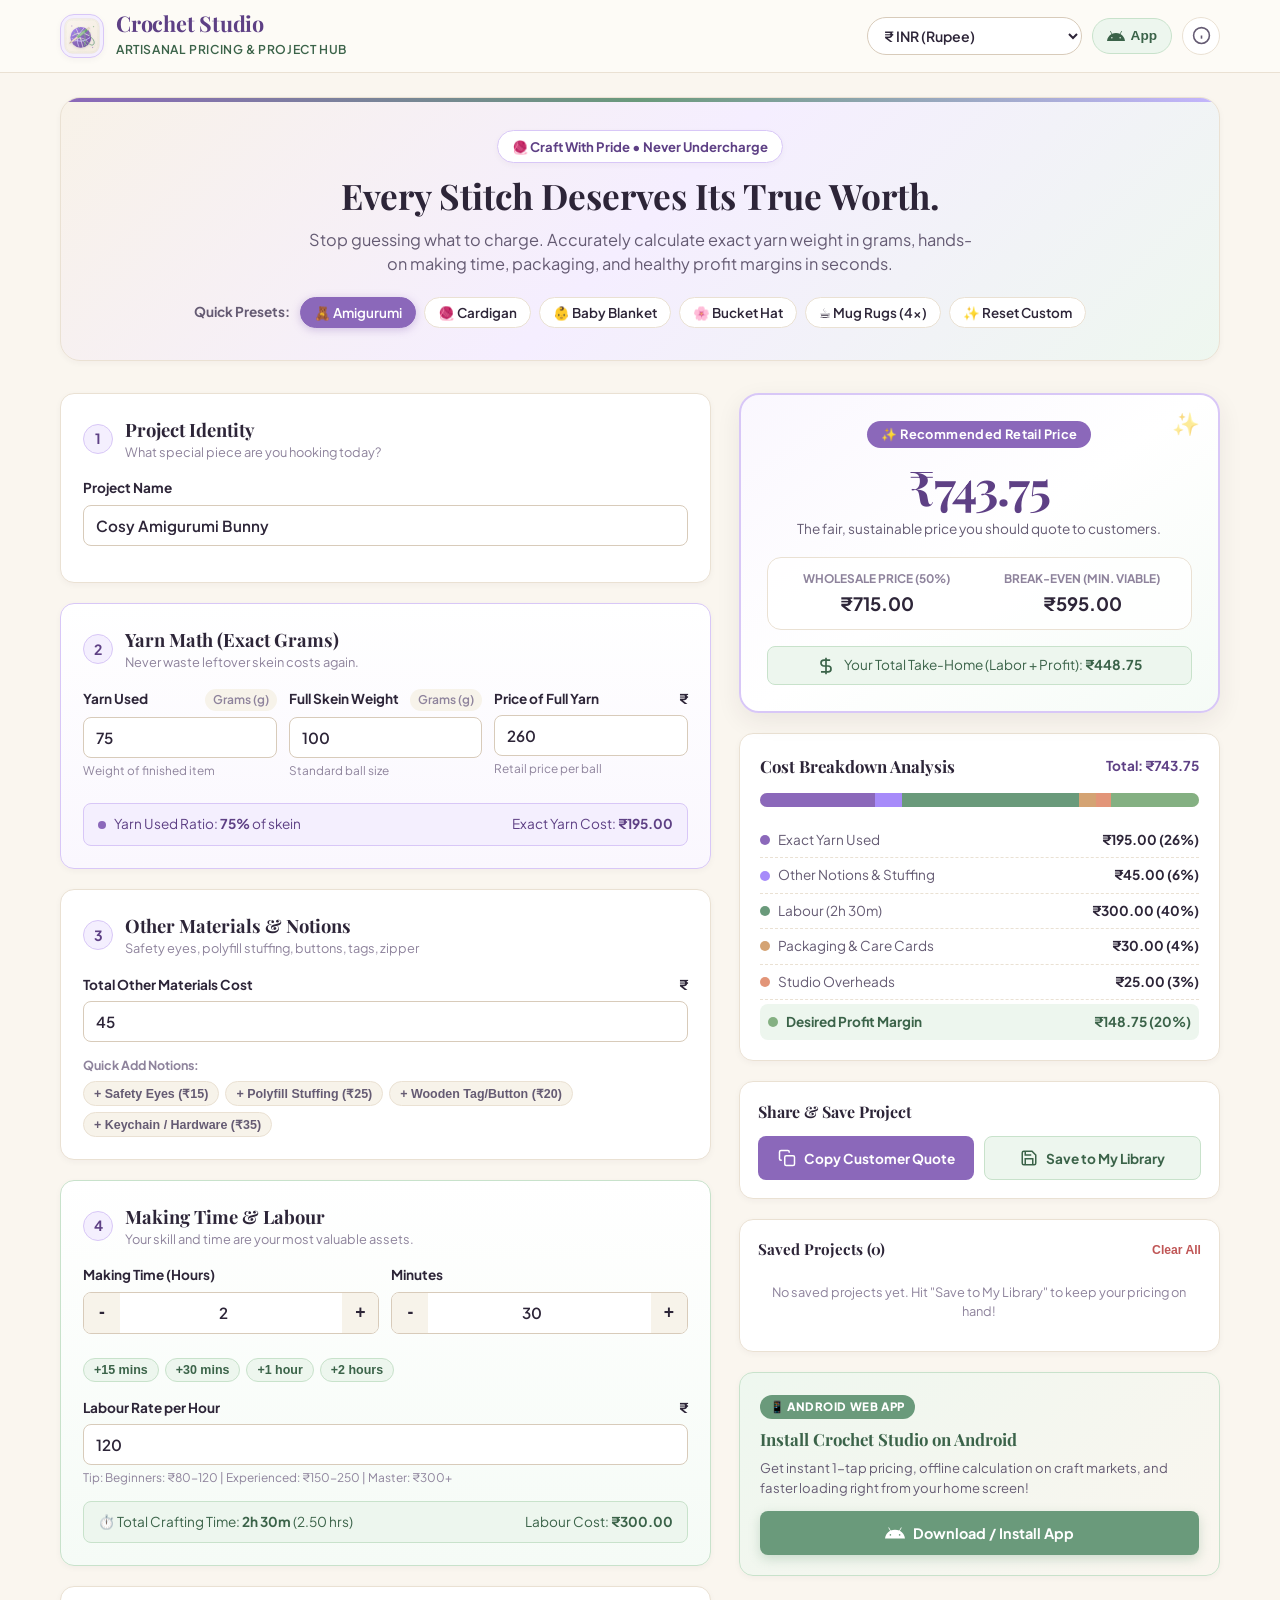
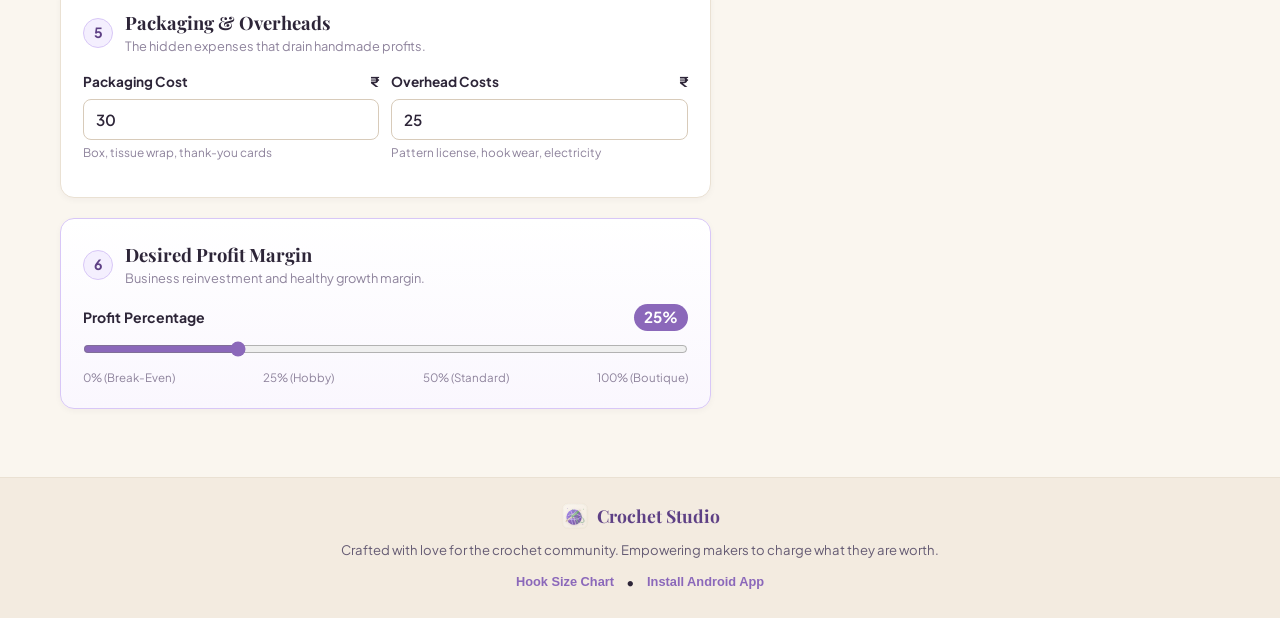
<file: index.html>
<!DOCTYPE html>
<html lang="en">
<head>
  <meta charset="UTF-8">
  <meta name="viewport" content="width=device-width, initial-scale=1.0, maximum-scale=1.0, user-scalable=no">
  <title>Crochet Studio & Pricing Calculator | The Solution Every Crafter Needs</title>
  <meta name="description" content="Stop undercharging for your handmade creations! Calculate yarn in grams, labor hours & minutes, overheads, packaging, and desired profit with ease.">
  <meta name="theme-color" content="#8B68BA">
  <meta name="mobile-web-app-capable" content="yes">
  <meta name="apple-mobile-web-app-status-bar-style" content="default">
  <meta name="apple-mobile-web-app-title" content="Crochet Studio">
  
  <!-- Favicons and PWA Manifest -->
  <link rel="icon" type="image/svg+xml" href="./icon.svg">
  <link rel="apple-touch-icon" href="./icon-192.png">
  <link rel="manifest" href="./manifest.json">

  <!-- Google Fonts: Plus Jakarta Sans & Playfair Display -->
  <link rel="preconnect" href="https://fonts.googleapis.com">
  <link rel="preconnect" href="https://fonts.gstatic.com" crossorigin>
  <link href="https://fonts.googleapis.com/css2?family=Playfair+Display:ital,wght@0,500;0,600;0,700;1,400&family=Plus+Jakarta+Sans:wght@400;500;600;700&display=swap" rel="stylesheet">
  
  <link rel="stylesheet" href="./style.css">
</head>
<body>

  <!-- Top Navigation & Utility Bar -->
  <header class="app-header">
    <div class="header-container">
      <div class="brand">
        <div class="brand-icon">
          <img src="./icon.svg" alt="Crochet Studio Logo" width="38" height="38">
        </div>
        <div class="brand-text">
          <h1>Crochet Studio</h1>
          <span class="tagline">Artisanal Pricing & Project Hub</span>
        </div>
      </div>

      <div class="header-actions">
        <!-- Currency Selector -->
        <div class="currency-wrapper">
          <label for="currencySelect" class="sr-only">Currency</label>
          <select id="currencySelect" title="Select Currency">
            <option value="₹">₹ INR (Rupee)</option>
            <option value="$">$ USD (Dollar)</option>
            <option value="€">€ EUR (Euro)</option>
            <option value="£">£ GBP (Pound)</option>
            <option value="C$">C$ CAD (Canadian Dollar)</option>
            <option value="A$">A$ AUD (Australian Dollar)</option>
          </select>
        </div>

        <!-- Android App Install Trigger -->
        <button id="androidInstallNavBtn" class="btn-android-header" title="Install Android App">
          <svg width="18" height="18" viewBox="0 0 24 24" fill="currentColor">
            <path d="M17.523 15.3414c-.5511 0-.9993-.4486-.9993-.9997s.4482-.9993.9993-.9993c.551 0 .9993.4482.9993.9993s-.4483.9997-.9993.9997m-11.046 0c-.5511 0-.9993-.4486-.9993-.9997s.4482-.9993.9993-.9993c.5511 0 .9993.4482.9993.9993s-.4482.9997-.9993.9997m11.4045-6.02l1.9973-3.4592a.416.416 0 00-.1521-.5676.416.416 0 00-.5676.1521l-2.0223 3.503C15.5802 8.403 13.8405 8.125 12 8.125c-1.8405 0-3.5802.278-5.1368.8247L4.8409 5.4467a.4161.4161 0 00-.5677-.1521.4157.4157 0 00-.1521.5676l1.9973 3.4592C2.6889 11.1867.3432 14.6589 0 18.7495h24c-.3432-4.0906-2.6889-7.5628-6.1185-9.4281"/>
          </svg>
          <span>App</span>
        </button>

        <!-- Hook Reference Guide Modal Button -->
        <button id="openHookGuideBtn" class="btn-icon" title="Hook & Yarn Size Guide">
          <svg width="19" height="19" viewBox="0 0 24 24" fill="none" stroke="currentColor" stroke-width="2">
            <circle cx="12" cy="12" r="10"></circle>
            <path d="M12 16v-4"></path>
            <path d="M12 8h.01"></path>
          </svg>
        </button>
      </div>
    </div>
  </header>

  <!-- Main Container -->
  <main class="main-content">
    
    <!-- Hero Banner with Emotional Hook for Crafters -->
    <section class="hero-banner">
      <div class="hero-pill">🧶 Craft With Pride &bull; Never Undercharge</div>
      <h2>Every Stitch Deserves Its True Worth.</h2>
      <p>Stop guessing what to charge. Accurately calculate exact yarn weight in grams, hands-on making time, packaging, and healthy profit margins in seconds.</p>
      
      <!-- Preset Quick Fill Pills -->
      <div class="presets-container">
        <span class="presets-label">Quick Presets:</span>
        <div class="preset-chips">
          <button class="preset-chip active" data-preset="amigurumi">🧸 Amigurumi</button>
          <button class="preset-chip" data-preset="cardigan">🧶 Cardigan</button>
          <button class="preset-chip" data-preset="blanket">👶 Baby Blanket</button>
          <button class="preset-chip" data-preset="hat">🌸 Bucket Hat</button>
          <button class="preset-chip" data-preset="coasters">☕ Mug Rugs (4x)</button>
          <button class="preset-chip" data-preset="custom">✨ Reset Custom</button>
        </div>
      </div>
    </section>

    <!-- Studio Grid: Left Inputs, Right Live Results -->
    <div class="studio-grid">
      
      <!-- Left Column: Inputs Form -->
      <section class="calculator-form">

        <!-- Project Details Card -->
        <div class="form-card">
          <div class="card-header">
            <span class="step-num">1</span>
            <div>
              <h3>Project Identity</h3>
              <p class="card-sub">What special piece are you hooking today?</p>
            </div>
          </div>
          <div class="input-group">
            <label for="projectName">Project Name</label>
            <input type="text" id="projectName" value="Cosy Amigurumi Bunny" placeholder="e.g., Floral Granny Square Tote">
          </div>
        </div>

        <!-- Yarn Calculation Card (Core Requirement) -->
        <div class="form-card highlight-purple">
          <div class="card-header">
            <span class="step-num">2</span>
            <div>
              <h3>Yarn Math (Exact Grams)</h3>
              <p class="card-sub">Never waste leftover skein costs again.</p>
            </div>
          </div>

          <div class="grid-3">
            <div class="input-group">
              <label for="yarnUsed">
                Yarn Used
                <span class="unit-tag">Grams (g)</span>
              </label>
              <input type="number" id="yarnUsed" min="0" step="1" value="75" placeholder="e.g. 75">
              <span class="input-hint">Weight of finished item</span>
            </div>

            <div class="input-group">
              <label for="totalYarnWeight">
                Full Skein Weight
                <span class="unit-tag">Grams (g)</span>
              </label>
              <input type="number" id="totalYarnWeight" min="1" step="1" value="100" placeholder="e.g. 100">
              <span class="input-hint">Standard ball size</span>
            </div>

            <div class="input-group">
              <label for="yarnPrice">
                Price of Full Yarn
                <span class="curr-sym">₹</span>
              </label>
              <input type="number" id="yarnPrice" min="0" step="1" value="260" placeholder="e.g. 260">
              <span class="input-hint">Retail price per ball</span>
            </div>
          </div>

          <!-- Live Yarn Insight Badge -->
          <div class="yarn-insight" id="yarnInsightBar">
            <div class="yarn-insight-left">
              <span class="bullet-dot purple"></span>
              <span>Yarn Used Ratio: <strong id="yarnRatioText">75%</strong> of skein</span>
            </div>
            <div class="yarn-insight-right">
              Exact Yarn Cost: <strong class="curr-sym">₹</strong><strong id="liveYarnCost">195.00</strong>
            </div>
          </div>
        </div>

        <!-- Other Materials & Notions Card -->
        <div class="form-card">
          <div class="card-header">
            <span class="step-num">3</span>
            <div>
              <h3>Other Materials & Notions</h3>
              <p class="card-sub">Safety eyes, polyfill stuffing, buttons, tags, zipper</p>
            </div>
          </div>

          <div class="input-group">
            <label for="otherMaterialsCost">
              Total Other Materials Cost
              <span class="curr-sym">₹</span>
            </label>
            <input type="number" id="otherMaterialsCost" min="0" step="1" value="45" placeholder="e.g. 45">
          </div>

          <!-- Quick additions helper buttons -->
          <div class="quick-notions">
            <span class="quick-notions-title">Quick Add Notions:</span>
            <div class="notions-pills">
              <button type="button" class="notion-pill" data-add="15">+ Safety Eyes (₹15)</button>
              <button type="button" class="notion-pill" data-add="25">+ Polyfill Stuffing (₹25)</button>
              <button type="button" class="notion-pill" data-add="20">+ Wooden Tag/Button (₹20)</button>
              <button type="button" class="notion-pill" data-add="35">+ Keychain / Hardware (₹35)</button>
            </div>
          </div>
        </div>

        <!-- Making Time & Labour Rate Card -->
        <div class="form-card highlight-green">
          <div class="card-header">
            <span class="step-num">4</span>
            <div>
              <h3>Making Time & Labour</h3>
              <p class="card-sub">Your skill and time are your most valuable assets.</p>
            </div>
          </div>

          <div class="time-inputs-row">
            <div class="input-group">
              <label for="makingHours">Making Time (Hours)</label>
              <div class="stepper-input">
                <button type="button" class="step-btn minus" data-target="makingHours">-</button>
                <input type="number" id="makingHours" min="0" max="500" value="2" placeholder="Hours">
                <button type="button" class="step-btn plus" data-target="makingHours">+</button>
              </div>
            </div>

            <div class="input-group">
              <label for="makingMinutes">Minutes</label>
              <div class="stepper-input">
                <button type="button" class="step-btn minus" data-target="makingMinutes" data-step="15">-</button>
                <input type="number" id="makingMinutes" min="0" max="59" step="5" value="30" placeholder="Mins">
                <button type="button" class="step-btn plus" data-target="makingMinutes" data-step="15">+</button>
              </div>
            </div>
          </div>

          <!-- Quick Time Presets -->
          <div class="quick-time-buttons">
            <button type="button" class="time-pill" data-add-mins="15">+15 mins</button>
            <button type="button" class="time-pill" data-add-mins="30">+30 mins</button>
            <button type="button" class="time-pill" data-add-mins="60">+1 hour</button>
            <button type="button" class="time-pill" data-add-mins="120">+2 hours</button>
          </div>

          <div class="input-group" style="margin-top: 16px;">
            <label for="labourRate">
              Labour Rate per Hour
              <span class="curr-sym">₹</span>
            </label>
            <input type="number" id="labourRate" min="0" step="5" value="120" placeholder="e.g. 120">
            <span class="input-hint">Tip: Beginners: ₹80-120 | Experienced: ₹150-250 | Master: ₹300+</span>
          </div>

          <!-- Live Labor Summary -->
          <div class="labor-summary-badge">
            <div class="labor-summary-left">
              <span>⏱️ Total Crafting Time: <strong id="formattedTimeText">2h 30m</strong> (2.50 hrs)</span>
            </div>
            <div class="labor-summary-right">
              Labour Cost: <strong class="curr-sym">₹</strong><strong id="liveLabourCost">300.00</strong>
            </div>
          </div>
        </div>

        <!-- Packaging & Overheads Card -->
        <div class="form-card">
          <div class="card-header">
            <span class="step-num">5</span>
            <div>
              <h3>Packaging & Overheads</h3>
              <p class="card-sub">The hidden expenses that drain handmade profits.</p>
            </div>
          </div>

          <div class="grid-2">
            <div class="input-group">
              <label for="packagingCost">
                Packaging Cost
                <span class="curr-sym">₹</span>
              </label>
              <input type="number" id="packagingCost" min="0" step="1" value="30" placeholder="e.g. 30">
              <span class="input-hint">Box, tissue wrap, thank-you cards</span>
            </div>

            <div class="input-group">
              <label for="overheadCosts">
                Overhead Costs
                <span class="curr-sym">₹</span>
              </label>
              <input type="number" id="overheadCosts" min="0" step="1" value="25" placeholder="e.g. 25">
              <span class="input-hint">Pattern license, hook wear, electricity</span>
            </div>
          </div>
        </div>

        <!-- Desired Profit Card -->
        <div class="form-card highlight-purple">
          <div class="card-header">
            <span class="step-num">6</span>
            <div>
              <h3>Desired Profit Margin</h3>
              <p class="card-sub">Business reinvestment and healthy growth margin.</p>
            </div>
          </div>

          <div class="slider-group">
            <div class="slider-header">
              <label for="profitPercent">Profit Percentage</label>
              <div class="profit-val-badge">
                <span id="profitPercentDisplay">25</span>%
              </div>
            </div>
            <input type="range" id="profitPercent" min="0" max="100" value="25" step="1" class="profit-slider">
            <div class="slider-ticks">
              <span>0% (Break-Even)</span>
              <span>25% (Hobby)</span>
              <span>50% (Standard)</span>
              <span>100% (Boutique)</span>
            </div>
          </div>
        </div>

      </section>

      <!-- Right Column: Live Pricing Dashboard & Actions -->
      <aside class="results-column">
        
        <!-- Main Price Display Card -->
        <div class="price-hero-card">
          <div class="price-hero-tag">✨ Recommended Retail Price</div>
          <div class="big-price">
            <span class="curr-sym">₹</span><span id="sellingPriceDisplay">743.75</span>
          </div>
          <p class="price-subtitle">The fair, sustainable price you should quote to customers.</p>

          <div class="dual-price-row">
            <div class="sub-price-block">
              <span class="sub-price-label">Wholesale Price (50%)</span>
              <span class="sub-price-val"><span class="curr-sym">₹</span><span id="wholesalePriceDisplay">446.25</span></span>
            </div>
            <div class="sub-price-block">
              <span class="sub-price-label">Break-Even (Min. Viable)</span>
              <span class="sub-price-val"><span class="curr-sym">₹</span><span id="breakEvenPriceDisplay">595.00</span></span>
            </div>
          </div>

          <!-- Total Artisan Earnings Badge -->
          <div class="artisan-badge">
            <svg width="20" height="20" viewBox="0 0 24 24" fill="none" stroke="currentColor" stroke-width="2">
              <path d="M12 2v20M17 5H9.5a3.5 3.5 0 0 0 0 7h5a3.5 3.5 0 0 1 0 7H6"/>
            </svg>
            <span>Your Total Take-Home (Labor + Profit): <strong><span class="curr-sym">₹</span><span id="takeHomeDisplay">448.75</span></strong></span>
          </div>
        </div>

        <!-- Visual Cost Breakdown Bar Card -->
        <div class="breakdown-card">
          <div class="breakdown-card-header">
            <h4>Cost Breakdown Analysis</h4>
            <span class="total-tag">Total: <span class="curr-sym">₹</span><span id="breakdownTotalDisplay">743.75</span></span>
          </div>

          <!-- Proportional Multi-Segment Visual Bar -->
          <div class="progress-bar-container">
            <div class="progress-segment seg-yarn" id="barYarn" title="Yarn" style="width: 26%;"></div>
            <div class="progress-segment seg-other" id="barOther" title="Notions" style="width: 6%;"></div>
            <div class="progress-segment seg-labour" id="barLabour" title="Labor" style="width: 40%;"></div>
            <div class="progress-segment seg-pack" id="barPack" title="Packaging" style="width: 4%;"></div>
            <div class="progress-segment seg-over" id="barOver" title="Overheads" style="width: 4%;"></div>
            <div class="progress-segment seg-profit" id="barProfit" title="Profit" style="width: 20%;"></div>
          </div>

          <!-- Interactive Legend & Amounts Table -->
          <ul class="breakdown-list">
            <li>
              <span class="legend-dot seg-yarn"></span>
              <span class="legend-name">Exact Yarn Used</span>
              <span class="legend-val"><span class="curr-sym">₹</span><span id="bdYarn">195.00</span> (<span id="pctYarn">26%</span>)</span>
            </li>
            <li>
              <span class="legend-dot seg-other"></span>
              <span class="legend-name">Other Notions & Stuffing</span>
              <span class="legend-val"><span class="curr-sym">₹</span><span id="bdOther">45.00</span> (<span id="pctOther">6%</span>)</span>
            </li>
            <li>
              <span class="legend-dot seg-labour"></span>
              <span class="legend-name">Labour (<span id="bdTimeSummary">2h 30m</span>)</span>
              <span class="legend-val"><span class="curr-sym">₹</span><span id="bdLabour">300.00</span> (<span id="pctLabour">40%</span>)</span>
            </li>
            <li>
              <span class="legend-dot seg-pack"></span>
              <span class="legend-name">Packaging & Care Cards</span>
              <span class="legend-val"><span class="curr-sym">₹</span><span id="bdPack">30.00</span> (<span id="pctPack">4%</span>)</span>
            </li>
            <li>
              <span class="legend-dot seg-over"></span>
              <span class="legend-name">Studio Overheads</span>
              <span class="legend-val"><span class="curr-sym">₹</span><span id="bdOver">25.00</span> (<span id="pctOver">4%</span>)</span>
            </li>
            <li class="breakdown-profit-row">
              <span class="legend-dot seg-profit"></span>
              <span class="legend-name">Desired Profit Margin</span>
              <span class="legend-val"><span class="curr-sym">₹</span><span id="bdProfit">148.75</span> (<span id="pctProfit">20%</span>)</span>
            </li>
          </ul>
        </div>

        <!-- Sharing & Saving Action Center -->
        <div class="action-card">
          <h4>Share & Save Project</h4>
          <div class="action-buttons">
            <button id="copyQuoteBtn" class="btn-action primary">
              <svg width="18" height="18" viewBox="0 0 24 24" fill="none" stroke="currentColor" stroke-width="2">
                <rect x="9" y="9" width="13" height="13" rx="2" ry="2"></rect>
                <path d="M5 15H4a2 2 0 0 1-2-2V4a2 2 0 0 1 2-2h9a2 2 0 0 1 2 2v1"></path>
              </svg>
              <span>Copy Customer Quote</span>
            </button>
            <button id="saveProjectBtn" class="btn-action secondary">
              <svg width="18" height="18" viewBox="0 0 24 24" fill="none" stroke="currentColor" stroke-width="2">
                <path d="M19 21H5a2 2 0 0 1-2-2V5a2 2 0 0 1 2-2h11l5 5v11a2 2 0 0 1-2 2z"></path>
                <polyline points="17 21 17 13 7 13 7 21"></polyline>
                <polyline points="7 3 7 8 15 8"></polyline>
              </svg>
              <span>Save to My Library</span>
            </button>
          </div>
          <div id="copyToast" class="toast-notice">✅ Quote copied to clipboard ready for WhatsApp/Instagram!</div>
        </div>

        <!-- Saved Projects Drawer / List -->
        <div class="saved-projects-card">
          <div class="saved-header">
            <h4>Saved Projects (<span id="savedCount">0</span>)</h4>
            <button id="clearSavedBtn" class="btn-text-danger" title="Clear all saved projects">Clear All</button>
          </div>
          <div id="savedListContainer" class="saved-list">
            <p class="empty-saved-msg">No saved projects yet. Hit "Save to My Library" to keep your pricing on hand!</p>
          </div>
        </div>

        <!-- Android App Promotion Card -->
        <div class="android-promo-card" id="androidPromoCard">
          <div class="android-promo-badge">📱 Android Web App</div>
          <h5>Install Crochet Studio on Android</h5>
          <p>Get instant 1-tap pricing, offline calculation on craft markets, and faster loading right from your home screen!</p>
          <button id="androidPromoInstallBtn" class="btn-install-android">
            <svg width="20" height="20" viewBox="0 0 24 24" fill="currentColor">
              <path d="M17.523 15.3414c-.5511 0-.9993-.4486-.9993-.9997s.4482-.9993.9993-.9993c.551 0 .9993.4482.9993.9993s-.4483.9997-.9993.9997m-11.046 0c-.5511 0-.9993-.4486-.9993-.9997s.4482-.9993.9993-.9993c.5511 0 .9993.4482.9993.9993s-.4482.9997-.9993.9997m11.4045-6.02l1.9973-3.4592a.416.416 0 00-.1521-.5676.416.416 0 00-.5676.1521l-2.0223 3.503C15.5802 8.403 13.8405 8.125 12 8.125c-1.8405 0-3.5802.278-5.1368.8247L4.8409 5.4467a.4161.4161 0 00-.5677-.1521.4157.4157 0 00-.1521.5676l1.9973 3.4592C2.6889 11.1867.3432 14.6589 0 18.7495h24c-.3432-4.0906-2.6889-7.5628-6.1185-9.4281"/>
            </svg>
            <span>Download / Install App</span>
          </button>
        </div>

      </aside>

    </div>

  </main>

  <!-- Footer -->
  <footer class="app-footer">
    <div class="footer-container">
      <div class="footer-brand">
        <img src="./icon.svg" alt="Crochet Studio" width="28" height="28">
        <span>Crochet Studio</span>
      </div>
      <p>Crafted with love for the crochet community. Empowering makers to charge what they are worth.</p>
      <div class="footer-links">
        <button id="footerHookGuide">Hook Size Chart</button>
        <span>&bull;</span>
        <button id="footerInstallApp">Install Android App</button>
      </div>
    </div>
  </footer>

  <!-- ================= MODALS & POP-UPS ================= -->

  <!-- 1. ANDROID DOWNLOAD / INSTALL POP-UP MODAL (Pop-up upon Android detection) -->
  <div id="androidModal" class="modal-backdrop">
    <div class="modal-sheet">
      <button class="modal-close" id="closeAndroidModal" aria-label="Close">&times;</button>
      <div class="android-sheet-header">
        <img src="./icon.svg" alt="Crochet Studio App" class="app-preview-icon">
        <div class="app-sheet-info">
          <h4>Crochet Studio App</h4>
          <span class="app-meta-badge">Verified PWA &bull; Android Compatible</span>
          <div class="stars-row">★★★★★ <span>4.9 / 5.0 (Craft Community)</span></div>
        </div>
      </div>
      <div class="android-sheet-body">
        <h5>Install for Instant Offline Pricing!</h5>
        <ul class="feature-bullets">
          <li>✨ <strong>One-Tap Access:</strong> Launches straight from your Android home screen</li>
          <li>🧶 <strong>Works Offline:</strong> Price items anywhere, even at craft fairs with no signal</li>
          <li>📦 <strong>Zero Storage Burden:</strong> Lightweight, ultra-fast, no slow updates</li>
        </ul>
        <div class="android-instructions" id="androidManualInstructions" style="display: none;">
          <p>💡 <em>To install manually:</em> Tap your browser's menu (<strong>⋮</strong> three dots top right) and select <strong>"Add to Home screen"</strong> or <strong>"Install app"</strong>.</p>
        </div>
      </div>
      <div class="android-sheet-actions">
        <button id="btnExecuteAndroidInstall" class="btn-sheet-primary">
          <svg width="20" height="20" viewBox="0 0 24 24" fill="currentColor">
            <path d="M17.523 15.3414c-.5511 0-.9993-.4486-.9993-.9997s.4482-.9993.9993-.9993c.551 0 .9993.4482.9993.9993s-.4483.9997-.9993.9997m-11.046 0c-.5511 0-.9993-.4486-.9993-.9997s.4482-.9993.9993-.9993c.5511 0 .9993.4482.9993.9993s-.4482.9997-.9993.9997m11.4045-6.02l1.9973-3.4592a.416.416 0 00-.1521-.5676.416.416 0 00-.5676.1521l-2.0223 3.503C15.5802 8.403 13.8405 8.125 12 8.125c-1.8405 0-3.5802.278-5.1368.8247L4.8409 5.4467a.4161.4161 0 00-.5677-.1521.4157.4157 0 00-.1521.5676l1.9973 3.4592C2.6889 11.1867.3432 14.6589 0 18.7495h24c-.3432-4.0906-2.6889-7.5628-6.1185-9.4281"/>
          </svg>
          <span>Download & Install Now</span>
        </button>
        <button id="btnDismissAndroidModal" class="btn-sheet-secondary">Maybe Later</button>
      </div>
    </div>
  </div>

  <!-- 2. CROCHET HOOK & YARN REFERENCE MODAL -->
  <div id="hookGuideModal" class="modal-backdrop">
    <div class="modal-dialog">
      <div class="modal-dialog-header">
        <h3>Crochet Hook & Yarn Weight Guide</h3>
        <button class="modal-close" id="closeHookGuideModal">&times;</button>
      </div>
      <div class="modal-dialog-body">
        <p class="modal-intro">Quick handy reference for matching hook sizes to yarn weights:</p>
        
        <div class="table-responsive">
          <table class="reference-table">
            <thead>
              <tr>
                <th>Standard Yarn Weight</th>
                <th>Metric (mm)</th>
                <th>US Hook Size</th>
                <th>Typical Projects</th>
              </tr>
            </thead>
            <tbody>
              <tr>
                <td><strong>0 - Lace</strong></td>
                <td>1.6 – 2.25 mm</td>
                <td>Steel 6, 7, 8 / B-1</td>
                <td>Doilies, fine lace</td>
              </tr>
              <tr>
                <td><strong>1 - Super Fine / Sock</strong></td>
                <td>2.25 – 3.5 mm</td>
                <td>B-1 to E-4</td>
                <td>Socks, amigurumi details</td>
              </tr>
              <tr>
                <td><strong>2 - Fine / Sport</strong></td>
                <td>3.5 – 4.5 mm</td>
                <td>E-4 to 7</td>
                <td>Baby garments, shawls</td>
              </tr>
              <tr>
                <td><strong>3 - Light / DK</strong></td>
                <td>4.5 – 5.5 mm</td>
                <td>7 to I-9</td>
                <td>Sweaters, blankets</td>
              </tr>
              <tr>
                <td><strong>4 - Medium / Worsted</strong></td>
                <td>5.5 – 6.5 mm</td>
                <td>I-9 to K-10.5</td>
                <td>Amigurumi, beanies, cardigans</td>
              </tr>
              <tr>
                <td><strong>5 - Bulky / Chunky</strong></td>
                <td>6.5 – 9.0 mm</td>
                <td>K-10.5 to M-13</td>
                <td>Scarves, winter hats</td>
              </tr>
              <tr>
                <td><strong>6 - Super Bulky</strong></td>
                <td>9.0 – 15 mm</td>
                <td>M-13 to Q</td>
                <td>Chunky blankets, rugs</td>
              </tr>
              <tr>
                <td><strong>7 - Jumbo</strong></td>
                <td>15 mm & up</td>
                <td>Q & larger</td>
                <td>Arm crochet, thick home decor</td>
              </tr>
            </tbody>
          </table>
        </div>
      </div>
    </div>
  </div>

  <script src="./app.js"></script>
</body>
</html>
</file>
<file: style.css>
/* ==========================================================================
   Crochet Studio Design System
   Palette: Warm Artisanal Crème Base + Pastel Purple & Pastel Green Accents
   ========================================================================== */

:root {
  /* Crème Bases */
  --bg-creme-warm: #FAF6EF;
  --bg-creme-soft: #FDFBF7;
  --bg-card: #FFFFFF;
  --bg-card-subtle: #F7F3EA;
  --border-creme: #EAE1D3;
  --border-creme-dark: #D8CBBA;

  /* Pastel Purple Palette */
  --purple-primary: #8B68BA;
  --purple-light: #A78BFA;
  --purple-soft: #C4B5FD;
  --purple-bg: #F4EFFE;
  --purple-border: #D8C7F7;
  --purple-deep: #5E4085;

  /* Pastel Green Palette */
  --green-primary: #6A9A7B;
  --green-light: #84B082;
  --green-soft: #A3C9A8;
  --green-bg: #EDF6EE;
  --green-border: #C8E2CB;
  --green-deep: #3B6349;

  /* Neutral Typography */
  --text-primary: #2D2538;
  --text-secondary: #655B73;
  --text-muted: #8E839C;
  --text-inverse: #FFFFFF;

  /* Accent Tones */
  --gold-accent: #C99738;
  --gold-bg: #FCF8ED;

  /* Shadows */
  --shadow-sm: 0 2px 6px rgba(45, 37, 56, 0.04);
  --shadow-md: 0 8px 24px rgba(45, 37, 56, 0.08);
  --shadow-lg: 0 16px 40px rgba(139, 104, 186, 0.12);

  /* Radii */
  --radius-sm: 8px;
  --radius-md: 14px;
  --radius-lg: 20px;
  --radius-full: 9999px;

  /* Typography */
  --font-serif: 'Playfair Display', Georgia, serif;
  --font-sans: 'Plus Jakarta Sans', system-ui, -apple-system, sans-serif;
}

/* Reset & Box Sizing */
*, *::before, *::after {
  box-sizing: border-box;
  margin: 0;
  padding: 0;
}

body {
  font-family: var(--font-sans);
  background-color: var(--bg-creme-warm);
  color: var(--text-primary);
  line-height: 1.5;
  -webkit-font-smoothing: antialiased;
  min-height: 100vh;
  display: flex;
  flex-direction: column;
}

/* Screen reader utility */
.sr-only {
  position: absolute;
  width: 1px;
  height: 1px;
  padding: 0;
  margin: -1px;
  overflow: hidden;
  clip: rect(0, 0, 0, 0);
  border: 0;
}

/* Header */
.app-header {
  background: rgba(253, 251, 247, 0.92);
  backdrop-filter: blur(12px);
  -webkit-backdrop-filter: blur(12px);
  border-bottom: 1px solid var(--border-creme);
  position: sticky;
  top: 0;
  z-index: 100;
}

.header-container {
  max-width: 1200px;
  margin: 0 auto;
  padding: 12px 20px;
  display: flex;
  justify-content: space-between;
  align-items: center;
}

.brand {
  display: flex;
  align-items: center;
  gap: 12px;
}

.brand-icon {
  width: 44px;
  height: 44px;
  border-radius: var(--radius-md);
  background: var(--purple-bg);
  border: 1px solid var(--purple-border);
  display: flex;
  align-items: center;
  justify-content: center;
  box-shadow: var(--shadow-sm);
}

.brand-text h1 {
  font-family: var(--font-serif);
  font-size: 1.35rem;
  font-weight: 700;
  color: var(--purple-deep);
  letter-spacing: -0.01em;
  line-height: 1.1;
}

.tagline {
  font-size: 0.76rem;
  color: var(--green-deep);
  font-weight: 600;
  text-transform: uppercase;
  letter-spacing: 0.05em;
}

.header-actions {
  display: flex;
  align-items: center;
  gap: 10px;
}

/* Currency Select */
.currency-wrapper select {
  font-family: var(--font-sans);
  background: var(--bg-card);
  border: 1.5px solid var(--border-creme-dark);
  color: var(--text-primary);
  font-weight: 600;
  font-size: 0.88rem;
  padding: 8px 12px;
  border-radius: var(--radius-full);
  cursor: pointer;
  outline: none;
  transition: all 0.2s ease;
}

.currency-wrapper select:hover,
.currency-wrapper select:focus {
  border-color: var(--purple-primary);
  box-shadow: 0 0 0 3px var(--purple-bg);
}

/* Android Header Button */
.btn-android-header {
  display: flex;
  align-items: center;
  gap: 6px;
  background: var(--green-bg);
  border: 1.5px solid var(--green-border);
  color: var(--green-deep);
  font-size: 0.85rem;
  font-weight: 700;
  padding: 8px 14px;
  border-radius: var(--radius-full);
  cursor: pointer;
  transition: all 0.2s ease;
}

.btn-android-header:hover {
  background: var(--green-soft);
  color: #FFFFFF;
  transform: translateY(-1px);
}

.btn-icon {
  background: var(--bg-card);
  border: 1.5px solid var(--border-creme);
  color: var(--text-secondary);
  width: 38px;
  height: 38px;
  border-radius: var(--radius-full);
  display: flex;
  align-items: center;
  justify-content: center;
  cursor: pointer;
  transition: all 0.2s ease;
}

.btn-icon:hover {
  border-color: var(--purple-primary);
  color: var(--purple-primary);
  background: var(--purple-bg);
}

/* Main Content */
.main-content {
  max-width: 1200px;
  width: 100%;
  margin: 0 auto;
  padding: 24px 20px 48px;
  flex: 1;
}

/* Hero Section */
.hero-banner {
  text-align: center;
  margin-bottom: 32px;
  background: linear-gradient(135deg, #F8F2E8 0%, #F5EEFF 50%, #EEF7EF 100%);
  border: 1px solid var(--border-creme);
  border-radius: var(--radius-lg);
  padding: 32px 24px;
  box-shadow: var(--shadow-sm);
  position: relative;
  overflow: hidden;
}

.hero-banner::before {
  content: "";
  position: absolute;
  top: 0;
  left: 0;
  right: 0;
  height: 4px;
  background: linear-gradient(90deg, var(--purple-primary), var(--green-primary), var(--purple-soft));
}

.hero-pill {
  display: inline-block;
  background: #FFFFFF;
  border: 1px solid var(--purple-border);
  color: var(--purple-deep);
  font-size: 0.82rem;
  font-weight: 700;
  padding: 6px 14px;
  border-radius: var(--radius-full);
  margin-bottom: 12px;
  box-shadow: var(--shadow-sm);
}

.hero-banner h2 {
  font-family: var(--font-serif);
  font-size: 2.2rem;
  color: var(--text-primary);
  margin-bottom: 10px;
  line-height: 1.2;
}

.hero-banner p {
  color: var(--text-secondary);
  font-size: 1.02rem;
  max-width: 680px;
  margin: 0 auto 20px;
}

/* Presets Bar */
.presets-container {
  display: flex;
  align-items: center;
  justify-content: center;
  gap: 10px;
  flex-wrap: wrap;
}

.presets-label {
  font-size: 0.85rem;
  font-weight: 700;
  color: var(--text-secondary);
}

.preset-chips {
  display: flex;
  gap: 8px;
  flex-wrap: wrap;
  justify-content: center;
}

.preset-chip {
  background: #FFFFFF;
  border: 1.5px solid var(--border-creme);
  color: var(--text-primary);
  font-family: var(--font-sans);
  font-size: 0.84rem;
  font-weight: 600;
  padding: 6px 13px;
  border-radius: var(--radius-full);
  cursor: pointer;
  transition: all 0.2s ease;
}

.preset-chip:hover {
  border-color: var(--purple-light);
  background: var(--purple-bg);
  transform: translateY(-1px);
}

.preset-chip.active {
  background: var(--purple-primary);
  border-color: var(--purple-primary);
  color: #FFFFFF;
  box-shadow: 0 2px 8px rgba(139, 104, 186, 0.35);
}

/* Studio Grid Layout */
.studio-grid {
  display: grid;
  grid-template-columns: 1.15fr 0.85fr;
  gap: 28px;
  align-items: start;
}

@media (max-width: 900px) {
  .studio-grid {
    grid-template-columns: 1fr;
  }
}

/* Form Cards */
.form-card {
  background: var(--bg-card);
  border: 1px solid var(--border-creme);
  border-radius: var(--radius-md);
  padding: 22px;
  margin-bottom: 20px;
  box-shadow: var(--shadow-sm);
  transition: all 0.2s ease;
}

.form-card:hover {
  box-shadow: var(--shadow-md);
}

.form-card.highlight-purple {
  border-color: var(--purple-border);
  background: linear-gradient(180deg, #FFFFFF 0%, #FAF7FE 100%);
}

.form-card.highlight-green {
  border-color: var(--green-border);
  background: linear-gradient(180deg, #FFFFFF 0%, #F5FBF6 100%);
}

.card-header {
  display: flex;
  align-items: center;
  gap: 12px;
  margin-bottom: 16px;
}

.step-num {
  width: 30px;
  height: 30px;
  border-radius: var(--radius-full);
  background: var(--purple-bg);
  border: 1.5px solid var(--purple-border);
  color: var(--purple-deep);
  font-weight: 700;
  font-size: 0.88rem;
  display: flex;
  align-items: center;
  justify-content: center;
  flex-shrink: 0;
}

.card-header h3 {
  font-family: var(--font-serif);
  font-size: 1.15rem;
  color: var(--text-primary);
  font-weight: 700;
}

.card-sub {
  font-size: 0.8rem;
  color: var(--text-muted);
}

/* Inputs & Form Elements */
.input-group {
  margin-bottom: 14px;
}

.input-group label {
  display: flex;
  justify-content: space-between;
  align-items: center;
  font-size: 0.85rem;
  font-weight: 700;
  color: var(--text-primary);
  margin-bottom: 6px;
}

.unit-tag {
  font-size: 0.75rem;
  font-weight: 600;
  background: var(--bg-card-subtle);
  color: var(--text-muted);
  padding: 2px 8px;
  border-radius: var(--radius-full);
}

input[type="text"],
input[type="number"] {
  width: 100%;
  font-family: var(--font-sans);
  font-size: 0.95rem;
  font-weight: 600;
  color: var(--text-primary);
  background: var(--bg-card);
  border: 1.5px solid var(--border-creme-dark);
  border-radius: var(--radius-sm);
  padding: 10px 12px;
  outline: none;
  transition: all 0.2s ease;
}

input[type="text"]:focus,
input[type="number"]:focus {
  border-color: var(--purple-primary);
  box-shadow: 0 0 0 3px var(--purple-bg);
}

.input-hint {
  display: block;
  font-size: 0.74rem;
  color: var(--text-muted);
  margin-top: 4px;
}

/* Grids for multi-column inputs */
.grid-3 {
  display: grid;
  grid-template-columns: repeat(3, 1fr);
  gap: 12px;
}

.grid-2 {
  display: grid;
  grid-template-columns: repeat(2, 1fr);
  gap: 12px;
}

@media (max-width: 600px) {
  .grid-3, .grid-2 {
    grid-template-columns: 1fr;
  }
}

/* Yarn Insight Bar */
.yarn-insight {
  display: flex;
  justify-content: space-between;
  align-items: center;
  background: var(--purple-bg);
  border: 1px solid var(--purple-border);
  border-radius: var(--radius-sm);
  padding: 10px 14px;
  margin-top: 10px;
  font-size: 0.85rem;
  color: var(--purple-deep);
  flex-wrap: wrap;
  gap: 8px;
}

.bullet-dot {
  display: inline-block;
  width: 8px;
  height: 8px;
  border-radius: 50%;
  margin-right: 6px;
}

.bullet-dot.purple {
  background: var(--purple-primary);
}

/* Quick Notions Buttons */
.quick-notions {
  margin-top: 10px;
}

.quick-notions-title {
  display: block;
  font-size: 0.78rem;
  font-weight: 700;
  color: var(--text-muted);
  margin-bottom: 6px;
}

.notions-pills {
  display: flex;
  gap: 6px;
  flex-wrap: wrap;
}

.notion-pill {
  background: var(--bg-card-subtle);
  border: 1px solid var(--border-creme);
  color: var(--text-secondary);
  font-size: 0.78rem;
  font-weight: 600;
  padding: 4px 10px;
  border-radius: var(--radius-full);
  cursor: pointer;
  transition: all 0.2s ease;
}

.notion-pill:hover {
  background: var(--green-bg);
  border-color: var(--green-border);
  color: var(--green-deep);
}

/* Time & Stepper Inputs */
.time-inputs-row {
  display: grid;
  grid-template-columns: 1fr 1fr;
  gap: 12px;
}

.stepper-input {
  display: flex;
  align-items: center;
  border: 1.5px solid var(--border-creme-dark);
  border-radius: var(--radius-sm);
  overflow: hidden;
  background: #FFFFFF;
}

.stepper-input input {
  border: none;
  border-radius: 0;
  text-align: center;
  padding: 8px;
  width: 100%;
}

.stepper-input input:focus {
  box-shadow: none;
}

.step-btn {
  background: var(--bg-card-subtle);
  border: none;
  color: var(--text-primary);
  width: 36px;
  height: 40px;
  font-size: 1.1rem;
  font-weight: 700;
  cursor: pointer;
  transition: background 0.15s ease;
  display: flex;
  align-items: center;
  justify-content: center;
  flex-shrink: 0;
}

.step-btn:hover {
  background: var(--green-bg);
  color: var(--green-deep);
}

.quick-time-buttons {
  display: flex;
  gap: 6px;
  margin-top: 10px;
  flex-wrap: wrap;
}

.time-pill {
  background: var(--green-bg);
  border: 1px solid var(--green-border);
  color: var(--green-deep);
  font-size: 0.78rem;
  font-weight: 700;
  padding: 4px 10px;
  border-radius: var(--radius-full);
  cursor: pointer;
  transition: all 0.2s ease;
}

.time-pill:hover {
  background: var(--green-soft);
  color: #FFFFFF;
}

.labor-summary-badge {
  display: flex;
  justify-content: space-between;
  align-items: center;
  background: var(--green-bg);
  border: 1px solid var(--green-border);
  border-radius: var(--radius-sm);
  padding: 10px 14px;
  margin-top: 12px;
  font-size: 0.85rem;
  color: var(--green-deep);
  flex-wrap: wrap;
  gap: 8px;
}

/* Profit Slider */
.slider-header {
  display: flex;
  justify-content: space-between;
  align-items: center;
  margin-bottom: 8px;
}

.slider-header label {
  font-size: 0.88rem;
  font-weight: 700;
}

.profit-val-badge {
  background: var(--purple-primary);
  color: #FFFFFF;
  font-weight: 700;
  font-size: 0.95rem;
  padding: 2px 10px;
  border-radius: var(--radius-full);
}

.profit-slider {
  width: 100%;
  accent-color: var(--purple-primary);
  cursor: pointer;
}

.slider-ticks {
  display: flex;
  justify-content: space-between;
  font-size: 0.72rem;
  color: var(--text-muted);
  margin-top: 6px;
}

/* ================= Right Column: Results & Dashboard ================= */

.results-column {
  position: sticky;
  top: 80px;
}

/* Main Price Hero Card */
.price-hero-card {
  background: linear-gradient(145deg, #FAF7FE 0%, #FFFFFF 50%, #F5FBF6 100%);
  border: 2px solid var(--purple-border);
  border-radius: var(--radius-lg);
  padding: 26px;
  margin-bottom: 20px;
  box-shadow: var(--shadow-md);
  text-align: center;
  position: relative;
  overflow: hidden;
}

.price-hero-card::after {
  content: "✨";
  position: absolute;
  top: 12px;
  right: 18px;
  font-size: 1.4rem;
  opacity: 0.5;
}

.price-hero-tag {
  display: inline-block;
  background: var(--purple-primary);
  color: #FFFFFF;
  font-size: 0.8rem;
  font-weight: 700;
  padding: 4px 14px;
  border-radius: var(--radius-full);
  margin-bottom: 12px;
  letter-spacing: 0.03em;
}

.big-price {
  font-family: var(--font-serif);
  font-size: 3rem;
  font-weight: 700;
  color: var(--purple-deep);
  line-height: 1.1;
  margin-bottom: 6px;
  letter-spacing: -0.02em;
}

.price-subtitle {
  font-size: 0.85rem;
  color: var(--text-secondary);
  margin-bottom: 18px;
}

.dual-price-row {
  display: grid;
  grid-template-columns: 1fr 1fr;
  gap: 12px;
  background: rgba(255, 255, 255, 0.85);
  border: 1px solid var(--border-creme);
  border-radius: var(--radius-md);
  padding: 12px;
  margin-bottom: 16px;
}

.sub-price-block {
  text-align: center;
}

.sub-price-label {
  display: block;
  font-size: 0.74rem;
  font-weight: 700;
  color: var(--text-muted);
  text-transform: uppercase;
  margin-bottom: 2px;
}

.sub-price-val {
  font-size: 1.15rem;
  font-weight: 700;
  color: var(--text-primary);
}

.artisan-badge {
  display: flex;
  align-items: center;
  justify-content: center;
  gap: 8px;
  background: var(--green-bg);
  border: 1px solid var(--green-border);
  color: var(--green-deep);
  padding: 8px 12px;
  border-radius: var(--radius-sm);
  font-size: 0.85rem;
}

/* Cost Breakdown Card */
.breakdown-card {
  background: var(--bg-card);
  border: 1px solid var(--border-creme);
  border-radius: var(--radius-md);
  padding: 20px;
  margin-bottom: 20px;
  box-shadow: var(--shadow-sm);
}

.breakdown-card-header {
  display: flex;
  justify-content: space-between;
  align-items: center;
  margin-bottom: 14px;
}

.breakdown-card-header h4 {
  font-family: var(--font-serif);
  font-size: 1.05rem;
  color: var(--text-primary);
}

.total-tag {
  font-size: 0.85rem;
  font-weight: 700;
  color: var(--purple-deep);
}

/* Multi-Segment Visual Progress Bar */
.progress-bar-container {
  height: 14px;
  background: #EAE1D3;
  border-radius: var(--radius-full);
  overflow: hidden;
  display: flex;
  margin-bottom: 16px;
}

.progress-segment {
  height: 100%;
  transition: width 0.3s ease;
}

.seg-yarn { background-color: #8B68BA; }
.seg-other { background-color: #A78BFA; }
.seg-labour { background-color: #6A9A7B; }
.seg-pack { background-color: #D4A373; }
.seg-over { background-color: #E29578; }
.seg-profit { background-color: #84B082; }

/* Breakdown List */
.breakdown-list {
  list-style: none;
}

.breakdown-list li {
  display: flex;
  align-items: center;
  justify-content: space-between;
  padding: 7px 0;
  font-size: 0.85rem;
  border-bottom: 1px dashed var(--border-creme);
}

.breakdown-list li:last-child {
  border-bottom: none;
}

.legend-dot {
  width: 10px;
  height: 10px;
  border-radius: 50%;
  display: inline-block;
  margin-right: 8px;
  flex-shrink: 0;
}

.legend-name {
  flex: 1;
  color: var(--text-secondary);
}

.legend-val {
  font-weight: 700;
  color: var(--text-primary);
}

.breakdown-profit-row {
  background: var(--green-bg);
  padding: 8px !important;
  border-radius: var(--radius-sm);
  margin-top: 4px;
}

.breakdown-profit-row .legend-name {
  color: var(--green-deep);
  font-weight: 700;
}

.breakdown-profit-row .legend-val {
  color: var(--green-deep);
}

/* Action Cards */
.action-card {
  background: var(--bg-card);
  border: 1px solid var(--border-creme);
  border-radius: var(--radius-md);
  padding: 18px;
  margin-bottom: 20px;
  box-shadow: var(--shadow-sm);
}

.action-card h4 {
  font-family: var(--font-serif);
  font-size: 1rem;
  margin-bottom: 12px;
  color: var(--text-primary);
}

.action-buttons {
  display: grid;
  grid-template-columns: 1fr 1fr;
  gap: 10px;
}

.btn-action {
  font-family: var(--font-sans);
  font-size: 0.85rem;
  font-weight: 700;
  padding: 12px;
  border-radius: var(--radius-sm);
  border: none;
  cursor: pointer;
  display: flex;
  align-items: center;
  justify-content: center;
  gap: 8px;
  transition: all 0.2s ease;
}

.btn-action.primary {
  background: var(--purple-primary);
  color: #FFFFFF;
}

.btn-action.primary:hover {
  background: var(--purple-deep);
  transform: translateY(-1px);
}

.btn-action.secondary {
  background: var(--green-bg);
  border: 1.5px solid var(--green-border);
  color: var(--green-deep);
}

.btn-action.secondary:hover {
  background: var(--green-soft);
  color: #FFFFFF;
  transform: translateY(-1px);
}

.toast-notice {
  display: none;
  background: var(--green-bg);
  border: 1px solid var(--green-border);
  color: var(--green-deep);
  font-size: 0.82rem;
  font-weight: 700;
  padding: 8px 12px;
  border-radius: var(--radius-sm);
  margin-top: 10px;
  text-align: center;
}

/* Saved Projects Library Card */
.saved-projects-card {
  background: var(--bg-card);
  border: 1px solid var(--border-creme);
  border-radius: var(--radius-md);
  padding: 18px;
  margin-bottom: 20px;
  box-shadow: var(--shadow-sm);
}

.saved-header {
  display: flex;
  justify-content: space-between;
  align-items: center;
  margin-bottom: 10px;
}

.saved-header h4 {
  font-family: var(--font-serif);
  font-size: 0.95rem;
}

.btn-text-danger {
  background: none;
  border: none;
  color: #C05656;
  font-size: 0.76rem;
  font-weight: 700;
  cursor: pointer;
}

.btn-text-danger:hover {
  text-decoration: underline;
}

.saved-list {
  max-height: 240px;
  overflow-y: auto;
}

.empty-saved-msg {
  font-size: 0.8rem;
  color: var(--text-muted);
  text-align: center;
  padding: 12px 0;
}

.saved-item {
  display: flex;
  justify-content: space-between;
  align-items: center;
  padding: 8px 10px;
  border-radius: var(--radius-sm);
  background: var(--bg-card-subtle);
  margin-bottom: 6px;
  font-size: 0.82rem;
  transition: background 0.15s ease;
}

.saved-item:hover {
  background: var(--purple-bg);
}

.saved-item-title {
  font-weight: 700;
  color: var(--text-primary);
  display: block;
}

.saved-item-meta {
  font-size: 0.72rem;
  color: var(--text-muted);
}

.saved-item-price {
  font-weight: 700;
  color: var(--purple-deep);
  font-size: 0.9rem;
}

.saved-item-actions {
  display: flex;
  align-items: center;
  gap: 8px;
}

.btn-mini-load {
  background: var(--purple-primary);
  color: #FFFFFF;
  border: none;
  font-size: 0.72rem;
  font-weight: 700;
  padding: 4px 8px;
  border-radius: var(--radius-sm);
  cursor: pointer;
}

.btn-mini-del {
  background: none;
  border: none;
  color: #B54D4D;
  font-size: 0.9rem;
  cursor: pointer;
}

/* Android Promotion Card */
.android-promo-card {
  background: linear-gradient(135deg, #EEF7EF 0%, #FAF6EF 100%);
  border: 1.5px solid var(--green-border);
  border-radius: var(--radius-md);
  padding: 20px;
  box-shadow: var(--shadow-sm);
}

.android-promo-badge {
  display: inline-block;
  background: var(--green-primary);
  color: #FFFFFF;
  font-size: 0.72rem;
  font-weight: 800;
  text-transform: uppercase;
  padding: 3px 10px;
  border-radius: var(--radius-full);
  margin-bottom: 8px;
  letter-spacing: 0.05em;
}

.android-promo-card h5 {
  font-family: var(--font-serif);
  font-size: 1.05rem;
  color: var(--green-deep);
  margin-bottom: 6px;
}

.android-promo-card p {
  font-size: 0.82rem;
  color: var(--text-secondary);
  margin-bottom: 14px;
}

.btn-install-android {
  width: 100%;
  background: var(--green-primary);
  color: #FFFFFF;
  border: none;
  font-family: var(--font-sans);
  font-size: 0.9rem;
  font-weight: 700;
  padding: 12px;
  border-radius: var(--radius-sm);
  display: flex;
  align-items: center;
  justify-content: center;
  gap: 8px;
  cursor: pointer;
  box-shadow: 0 4px 12px rgba(106, 154, 123, 0.3);
  transition: all 0.2s ease;
}

.btn-install-android:hover {
  background: var(--green-deep);
  transform: translateY(-1px);
}

/* Footer */
.app-footer {
  background: #F3EBE0;
  border-top: 1px solid var(--border-creme);
  padding: 24px 20px;
  margin-top: auto;
}

.footer-container {
  max-width: 1200px;
  margin: 0 auto;
  display: flex;
  flex-direction: column;
  align-items: center;
  text-align: center;
  gap: 10px;
}

.footer-brand {
  display: flex;
  align-items: center;
  gap: 8px;
  font-family: var(--font-serif);
  font-size: 1.1rem;
  font-weight: 700;
  color: var(--purple-deep);
}

.footer-container p {
  font-size: 0.82rem;
  color: var(--text-secondary);
}

.footer-links {
  display: flex;
  gap: 12px;
  align-items: center;
}

.footer-links button {
  background: none;
  border: none;
  color: var(--purple-primary);
  font-size: 0.8rem;
  font-weight: 700;
  cursor: pointer;
}

.footer-links button:hover {
  text-decoration: underline;
}

/* ================= MODALS & POP-UPS ================= */

.modal-backdrop {
  position: fixed;
  top: 0;
  left: 0;
  width: 100%;
  height: 100%;
  background: rgba(45, 37, 56, 0.55);
  backdrop-filter: blur(6px);
  -webkit-backdrop-filter: blur(6px);
  z-index: 1000;
  display: none;
  align-items: center;
  justify-content: center;
  padding: 20px;
}

.modal-backdrop.active {
  display: flex;
}

/* Android Pop-up Sheet (Slides up on mobile or centered on desktop) */
.modal-sheet {
  background: #FFFFFF;
  border-radius: var(--radius-lg);
  max-width: 480px;
  width: 100%;
  padding: 28px;
  position: relative;
  box-shadow: var(--shadow-lg);
  border: 2px solid var(--purple-border);
  animation: slideUp 0.3s cubic-bezier(0.16, 1, 0.3, 1);
}

@keyframes slideUp {
  from {
    opacity: 0;
    transform: translateY(30px) scale(0.96);
  }
  to {
    opacity: 1;
    transform: translateY(0) scale(1);
  }
}

.modal-close {
  position: absolute;
  top: 14px;
  right: 18px;
  background: var(--bg-card-subtle);
  border: none;
  font-size: 1.4rem;
  line-height: 1;
  color: var(--text-muted);
  width: 32px;
  height: 32px;
  border-radius: 50%;
  cursor: pointer;
  display: flex;
  align-items: center;
  justify-content: center;
}

.modal-close:hover {
  background: var(--purple-bg);
  color: var(--purple-primary);
}

.android-sheet-header {
  display: flex;
  align-items: center;
  gap: 16px;
  margin-bottom: 16px;
}

.app-preview-icon {
  width: 64px;
  height: 64px;
  border-radius: 16px;
  box-shadow: var(--shadow-sm);
  background: var(--bg-creme-warm);
}

.app-sheet-info h4 {
  font-family: var(--font-serif);
  font-size: 1.3rem;
  color: var(--text-primary);
}

.app-meta-badge {
  font-size: 0.75rem;
  font-weight: 700;
  color: var(--green-deep);
  background: var(--green-bg);
  padding: 2px 8px;
  border-radius: var(--radius-full);
}

.stars-row {
  color: #D4A373;
  font-size: 0.85rem;
  margin-top: 4px;
}

.stars-row span {
  color: var(--text-muted);
  font-size: 0.78rem;
}

.android-sheet-body h5 {
  font-size: 1rem;
  color: var(--purple-deep);
  margin-bottom: 10px;
}

.feature-bullets {
  list-style: none;
  margin-bottom: 16px;
}

.feature-bullets li {
  font-size: 0.85rem;
  color: var(--text-secondary);
  padding: 5px 0;
}

.android-instructions {
  background: var(--gold-bg);
  border: 1px solid #EEDFBA;
  border-radius: var(--radius-sm);
  padding: 10px 12px;
  font-size: 0.82rem;
  color: #7A5B18;
  margin-bottom: 16px;
}

.android-sheet-actions {
  display: flex;
  flex-direction: column;
  gap: 10px;
}

.btn-sheet-primary {
  background: var(--green-primary);
  color: #FFFFFF;
  border: none;
  font-family: var(--font-sans);
  font-size: 0.95rem;
  font-weight: 700;
  padding: 13px;
  border-radius: var(--radius-sm);
  display: flex;
  align-items: center;
  justify-content: center;
  gap: 8px;
  cursor: pointer;
  box-shadow: 0 4px 12px rgba(106, 154, 123, 0.35);
  transition: all 0.2s ease;
}

.btn-sheet-primary:hover {
  background: var(--green-deep);
}

.btn-sheet-secondary {
  background: transparent;
  border: none;
  color: var(--text-muted);
  font-size: 0.85rem;
  font-weight: 600;
  padding: 8px;
  cursor: pointer;
}

.btn-sheet-secondary:hover {
  color: var(--text-primary);
}

/* Reference Guide Dialog */
.modal-dialog {
  background: #FFFFFF;
  border-radius: var(--radius-lg);
  max-width: 640px;
  width: 100%;
  max-height: 85vh;
  overflow-y: auto;
  padding: 28px;
  position: relative;
  box-shadow: var(--shadow-lg);
  border: 1px solid var(--border-creme);
}

.modal-dialog-header {
  display: flex;
  justify-content: space-between;
  align-items: center;
  margin-bottom: 14px;
}

.modal-dialog-header h3 {
  font-family: var(--font-serif);
  font-size: 1.35rem;
  color: var(--purple-deep);
}

.modal-intro {
  font-size: 0.88rem;
  color: var(--text-secondary);
  margin-bottom: 16px;
}

.table-responsive {
  overflow-x: auto;
}

.reference-table {
  width: 100%;
  border-collapse: collapse;
  font-size: 0.84rem;
}

.reference-table th,
.reference-table td {
  padding: 10px 12px;
  text-align: left;
  border-bottom: 1px solid var(--border-creme);
}

.reference-table th {
  background: var(--purple-bg);
  color: var(--purple-deep);
  font-weight: 700;
}

.reference-table tr:hover {
  background: var(--bg-card-subtle);
}
</file>
